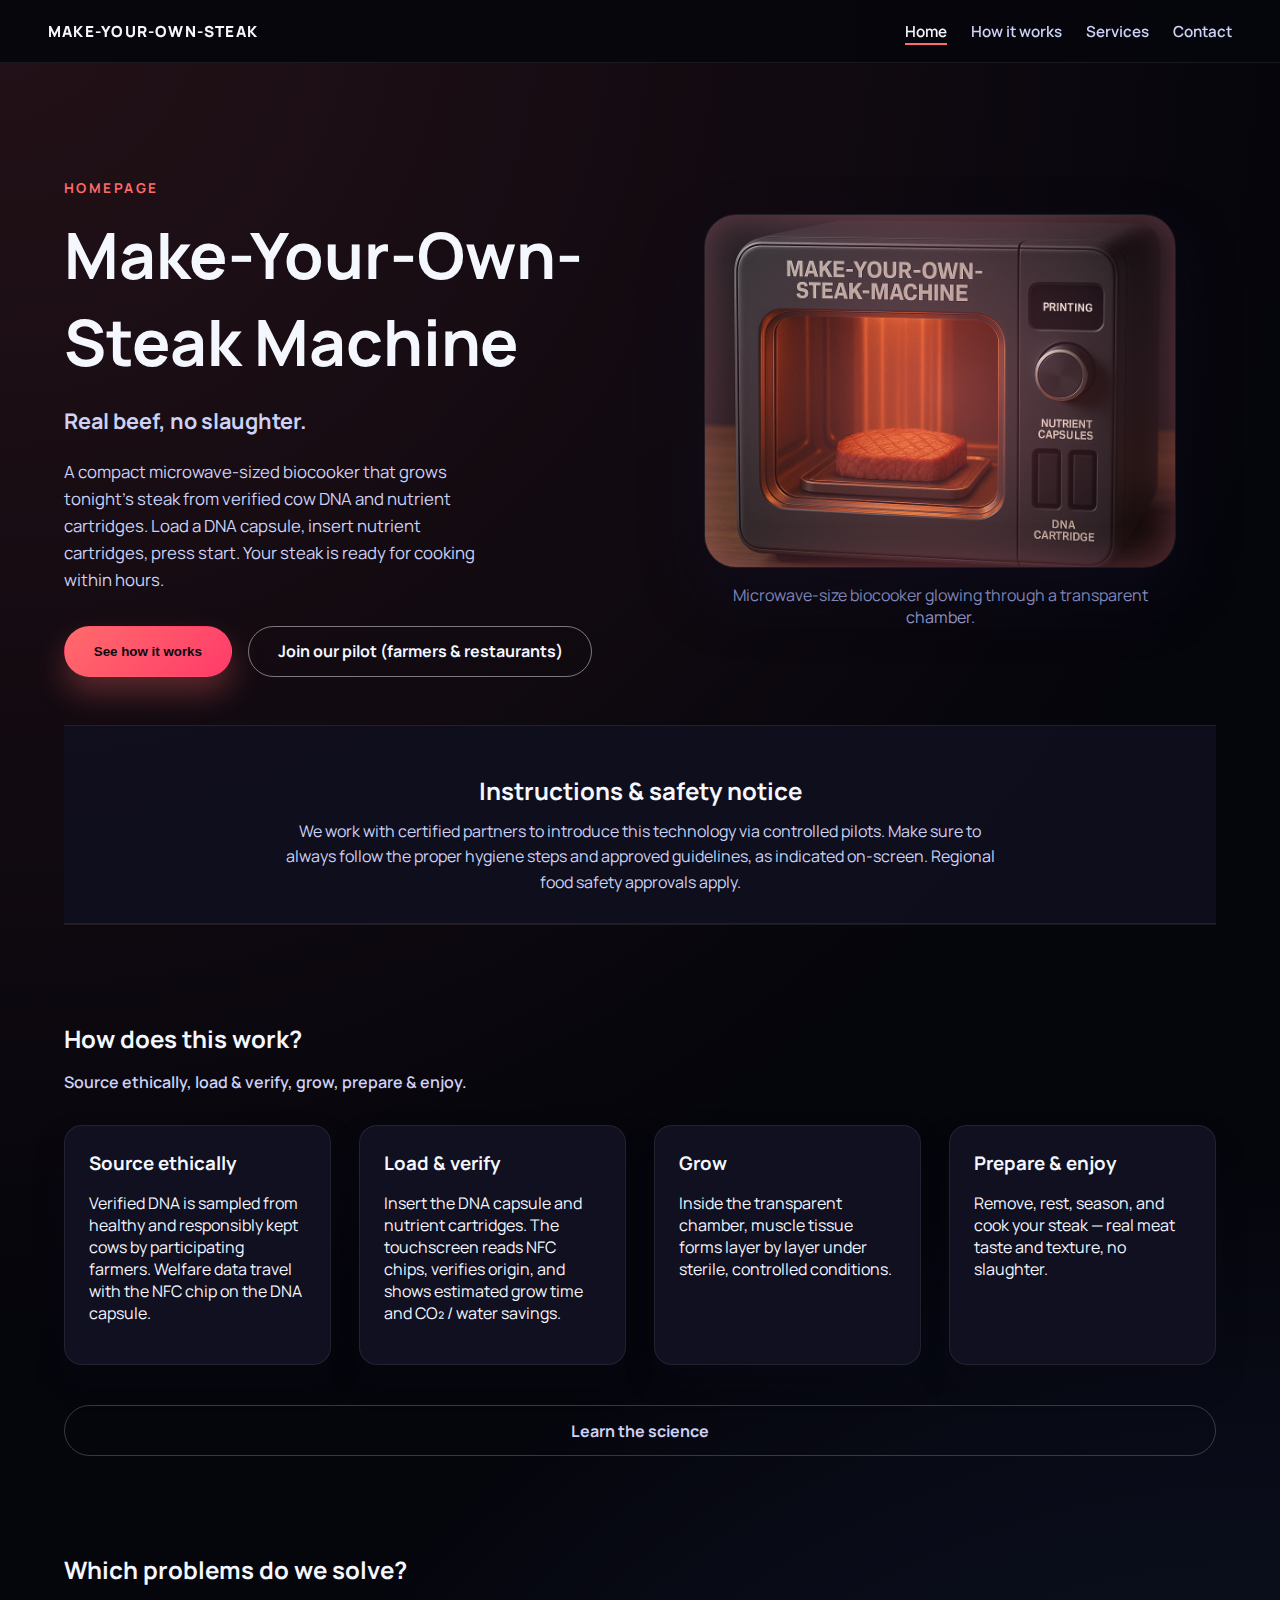
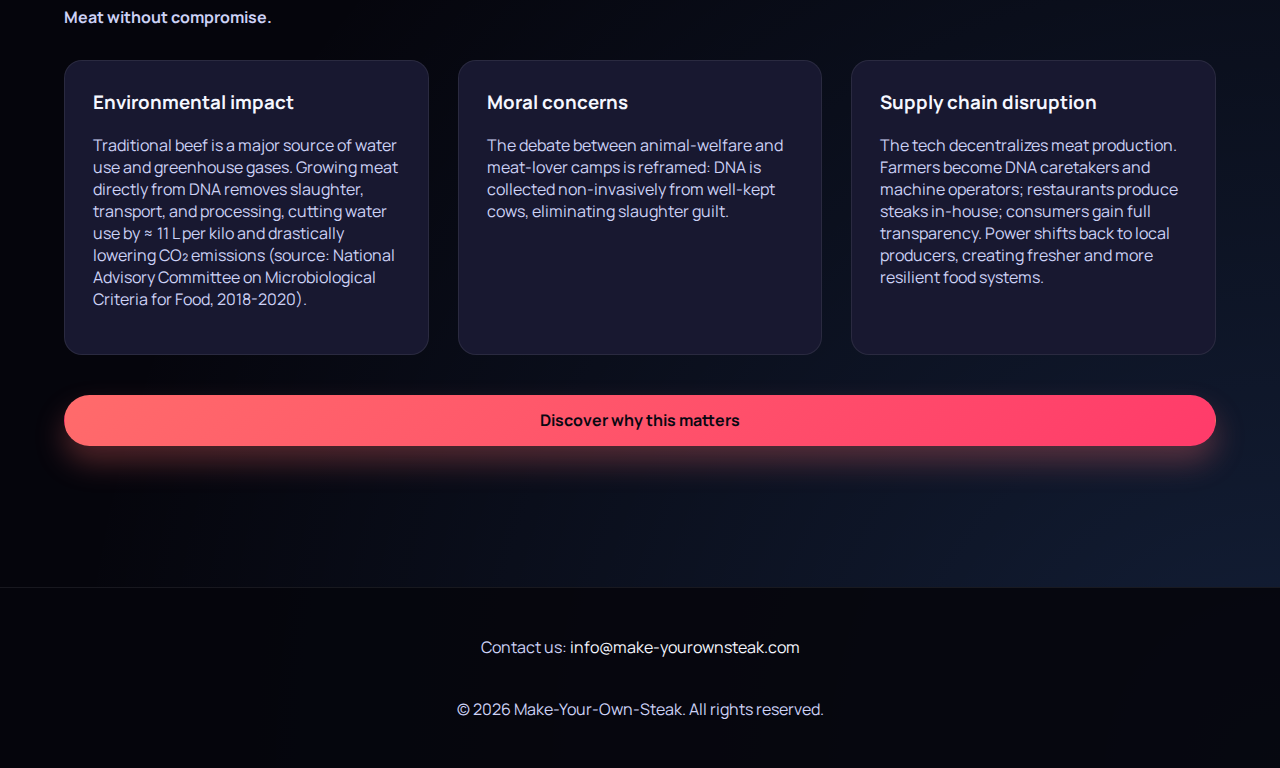
<file: index.html>
<!DOCTYPE html>
<html lang="en">
<head>
    <meta charset="UTF-8" />
    <meta name="viewport" content="width=device-width, initial-scale=1" />
    <title>Make-Your-Own-Steak Machine</title>
    <link rel="preconnect" href="https://fonts.googleapis.com">
    <link rel="preconnect" href="https://fonts.gstatic.com" crossorigin>
    <link href="https://fonts.googleapis.com/css2?family=Manrope:wght@300;400;600;700;800&display=swap" rel="stylesheet">
    <link rel="stylesheet" href="styles.css" />
</head>
<body>
    <header class="site-header">
        <div class="logo"><a href="index.html">Make-Your-Own-Steak</a></div>
        <button class="nav-toggle" aria-expanded="false" aria-controls="primary-nav">
            <span class="sr-only">Menu</span>
            <span></span>
            <span></span>
            <span></span>
        </button>
        <nav id="primary-nav" class="site-nav" aria-label="Primary navigation">
            <ul>
                <li><a href="index.html" aria-current="page">Home</a></li>
                <li><a href="how-it-works.html">How it works</a></li>
                <li><a href="services.html">Services</a></li>
                <li><a href="#contact">Contact</a></li>
            </ul>
        </nav>
    </header>

    <main>
        <section class="hero" id="top">
            <div class="hero__copy">
                <p class="hero__eyebrow">Homepage</p>
                <h1>Make-Your-Own-Steak Machine</h1>
                <p class="hero__tagline">Real beef, no slaughter.</p>
                <p class="hero__description">A compact microwave-sized biocooker that grows tonight’s steak from verified cow DNA and nutrient cartridges. Load a DNA capsule, insert nutrient cartridges, press start. Your steak is ready for cooking within hours.</p>
                <div class="hero__actions">
                    <button class="button button--primary" data-scroll-target="#how-it-works">See how it works</button>
                    <a class="button button--outline" href="services.html#pilot">Join our pilot (farmers &amp; restaurants)</a>
                </div>
            </div>
            <figure class="hero__visual" aria-labelledby="hero-visual-caption">
                <div class="hero__device">
                    <img src="machine.png" alt="Make-your-own-steak machine printing a steak" />
                </div>
                <figcaption id="hero-visual-caption">Microwave-size biocooker glowing through a transparent chamber.</figcaption>
            </figure>
        </section>

        <section class="notice" aria-labelledby="notice-heading">
            <div class="container">
                <h2 id="notice-heading">Instructions &amp; safety notice</h2>
                <p>We work with certified partners to introduce this technology via controlled pilots. Make sure to always follow the proper hygiene steps and approved guidelines, as indicated on-screen. Regional food safety approvals apply.</p>
            </div>
        </section>

        <section id="how-it-works" class="section" aria-labelledby="how-heading">
            <div class="section__header">
                <h2 id="how-heading">How does this work?</h2>
                <p class="section__intro">Source ethically, load &amp; verify, grow, prepare &amp; enjoy.</p>
            </div>
            <div class="steps">
                <article class="step">
                    <h3>Source ethically</h3>
                    <p>Verified DNA is sampled from healthy and responsibly kept cows by participating farmers. Welfare data travel with the NFC chip on the DNA capsule.</p>
                </article>
                <article class="step">
                    <h3>Load &amp; verify</h3>
                    <p>Insert the DNA capsule and nutrient cartridges. The touchscreen reads NFC chips, verifies origin, and shows estimated grow time and CO₂ / water savings.</p>
                </article>
                <article class="step">
                    <h3>Grow</h3>
                    <p>Inside the transparent chamber, muscle tissue forms layer by layer under sterile, controlled conditions.</p>
                </article>
                <article class="step">
                    <h3>Prepare &amp; enjoy</h3>
                    <p>Remove, rest, season, and cook your steak — real meat taste and texture, no slaughter.</p>
                </article>
            </div>
            <div class="section__cta">
                <a class="button button--ghost" href="how-it-works.html">Learn the science</a>
            </div>
        </section>

        <section class="impact" aria-labelledby="impact-heading">
            <div class="impact__header">
                <h2 id="impact-heading">Which problems do we solve?</h2>
                <p class="tagline">Meat without compromise.</p>
            </div>
            <div class="impact__grid">
                <article>
                    <h3>Environmental impact</h3>
                    <p>Traditional beef is a major source of water use and greenhouse gases. Growing meat directly from DNA removes slaughter, transport, and processing, cutting water use by ≈ 11 L per kilo and drastically lowering CO₂ emissions (source: National Advisory Committee on Microbiological Criteria for Food, 2018-2020).</p>
                </article>
                <article>
                    <h3>Moral concerns</h3>
                    <p>The debate between animal-welfare and meat-lover camps is reframed: DNA is collected non-invasively from well-kept cows, eliminating slaughter guilt.</p>
                </article>
                <article>
                    <h3>Supply chain disruption</h3>
                    <p>The tech decentralizes meat production. Farmers become DNA caretakers and machine operators; restaurants produce steaks in-house; consumers gain full transparency. Power shifts back to local producers, creating fresher and more resilient food systems.</p>
                </article>
            </div>
            <div class="section__cta">
                <a class="button button--primary" href="how-it-works.html#why-it-matters">Discover why this matters</a>
            </div>
        </section>
    </main>

    <footer class="site-footer" id="contact">
        <div class="footer__content">
            <p>Contact us: <a href="mailto:info@make-yourownsteak.com">info@make-yourownsteak.com</a></p>
            <p>&copy; <span id="year"></span> Make-Your-Own-Steak. All rights reserved.</p>
        </div>
    </footer>

    <script src="script.js"></script>
</body>
</html>
</file>
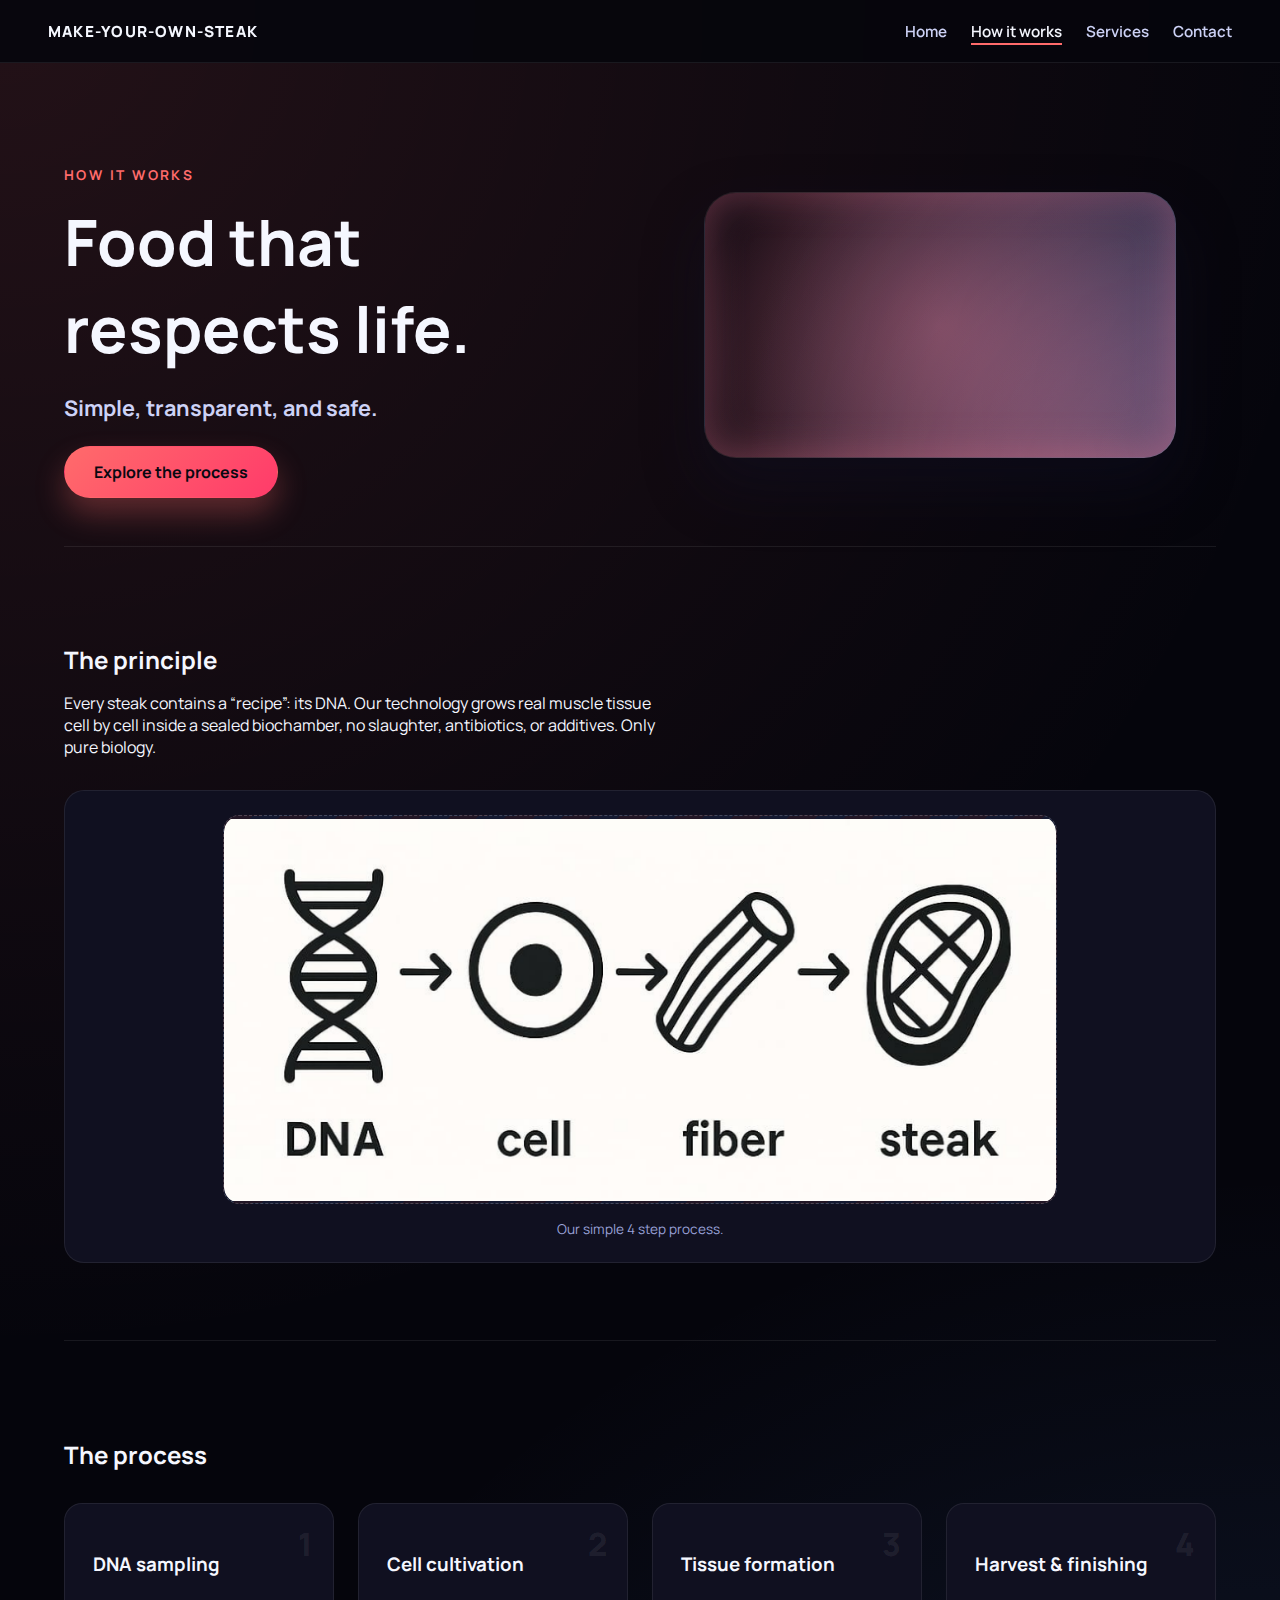
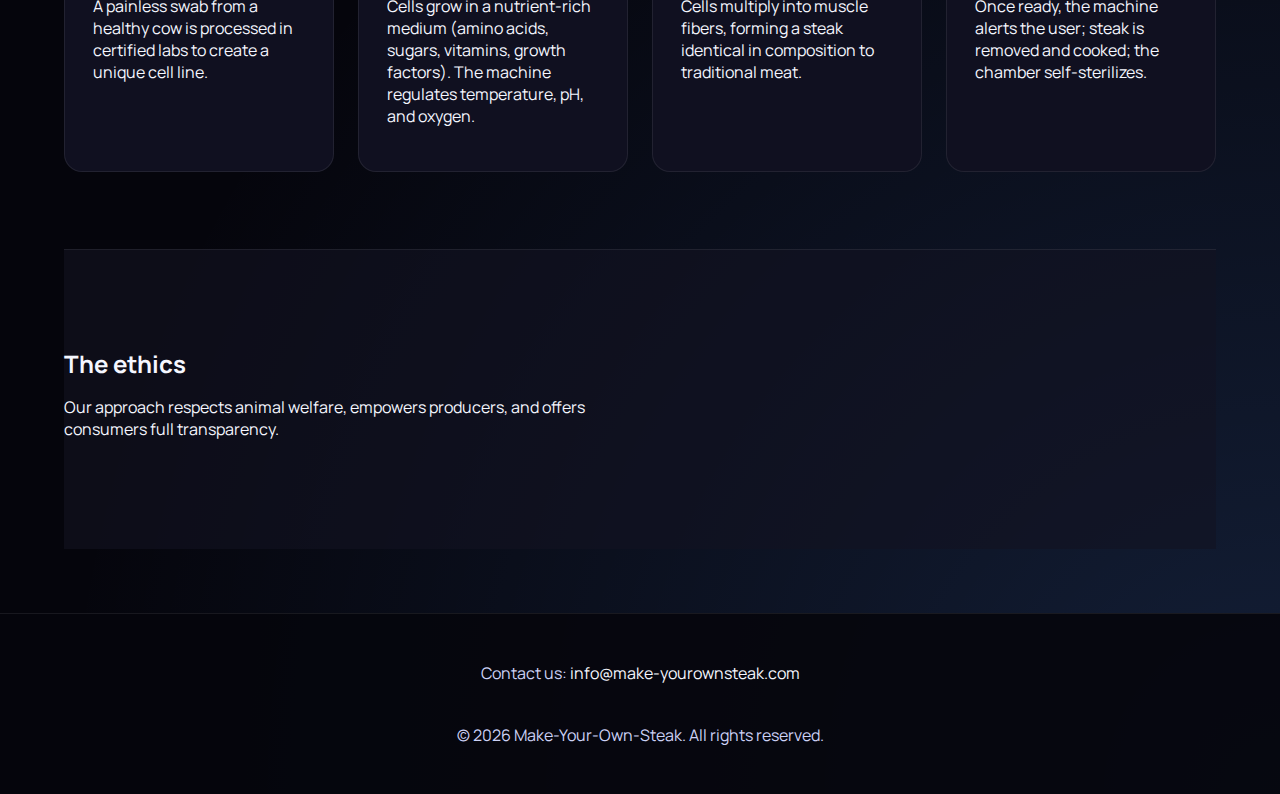
<file: how-it-works.html>
<!DOCTYPE html>
<html lang="en">
<head>
    <meta charset="UTF-8" />
    <meta name="viewport" content="width=device-width, initial-scale=1" />
    <title>How it works — Make-Your-Own-Steak Machine</title>
    <link rel="preconnect" href="https://fonts.googleapis.com">
    <link rel="preconnect" href="https://fonts.gstatic.com" crossorigin>
    <link href="https://fonts.googleapis.com/css2?family=Manrope:wght@300;400;600;700;800&display=swap" rel="stylesheet">
    <link rel="stylesheet" href="styles.css" />
</head>
<body>
    <header class="site-header">
        <div class="logo"><a href="index.html">Make-Your-Own-Steak</a></div>
        <button class="nav-toggle" aria-expanded="false" aria-controls="primary-nav">
            <span class="sr-only">Menu</span>
            <span></span>
            <span></span>
            <span></span>
        </button>
        <nav id="primary-nav" class="site-nav" aria-label="Primary navigation">
            <ul>
                <li><a href="index.html">Home</a></li>
                <li><a href="how-it-works.html" aria-current="page">How it works</a></li>
                <li><a href="services.html">Services</a></li>
                <li><a href="#contact">Contact</a></li>
            </ul>
        </nav>
    </header>

    <main>
        <section class="hero hero--secondary" id="top">
            <div class="hero__copy">
                <p class="hero__eyebrow">How it works</p>
                <h1>Food that respects life.</h1>
                <p class="hero__tagline">Simple, transparent, and safe.</p>
                <a class="button button--primary" href="#principle">Explore the process</a>
            </div>
            <figure class="hero__visual" aria-labelledby="how-visual-caption">
                <div class="hero__device hero__device--video" role="img" aria-label="Looped cell growth animation"></div>
            </figure>
        </section>

        <section id="principle" class="section" aria-labelledby="principle-heading">
            <div class="section__header">
                <h2 id="principle-heading">The principle</h2>
                <p>Every steak contains a “recipe”: its DNA. Our technology grows real muscle tissue cell by cell inside a sealed biochamber, no slaughter, antibiotics, or additives. Only pure biology.</p>
            </div>
            <div class="media-callout">
                <div class="media-callout__media" aria-label="Diagram showing DNA to steak progression">
                    <img src="diagram.png" alt="DNA → cell → fiber → steak" />
                </div>
                <p class="multimedia-note">Our simple 4 step process.</p>
            </div>
        </section>

        <section id="process" class="section" aria-labelledby="process-heading">
            <div class="section__header">
                <h2 id="process-heading">The process</h2>
            </div>
            <ol class="process-list">
                <li>
                    <h3>DNA sampling</h3>
                    <p>A painless swab from a healthy cow is processed in certified labs to create a unique cell line.</p>
                </li>
                <li>
                    <h3>Cell cultivation</h3>
                    <p>Cells grow in a nutrient-rich medium (amino acids, sugars, vitamins, growth factors). The machine regulates temperature, pH, and oxygen.</p>
                </li>
                <li>
                    <h3>Tissue formation</h3>
                    <p>Cells multiply into muscle fibers, forming a steak identical in composition to traditional meat.</p>
                </li>
                <li>
                    <h3>Harvest &amp; finishing</h3>
                    <p>Once ready, the machine alerts the user; steak is removed and cooked; the chamber self-sterilizes.</p>
                </li>
            </ol>
        </section>

        <section id="why-it-matters" class="section section--alt" aria-labelledby="ethics-heading">
            <div class="section__header">
                <h2 id="ethics-heading">The ethics</h2>
                <p>Our approach respects animal welfare, empowers producers, and offers consumers full transparency.</p>
            </div>
        </section>
    </main>

    <footer class="site-footer" id="contact">
        <div class="footer__content">
            <p>Contact us: <a href="mailto:info@make-yourownsteak.com">info@make-yourownsteak.com</a></p>
            <p>&copy; <span id="year"></span> Make-Your-Own-Steak. All rights reserved.</p>
        </div>
    </footer>

    <script src="script.js"></script>
</body>
</html>
</file>
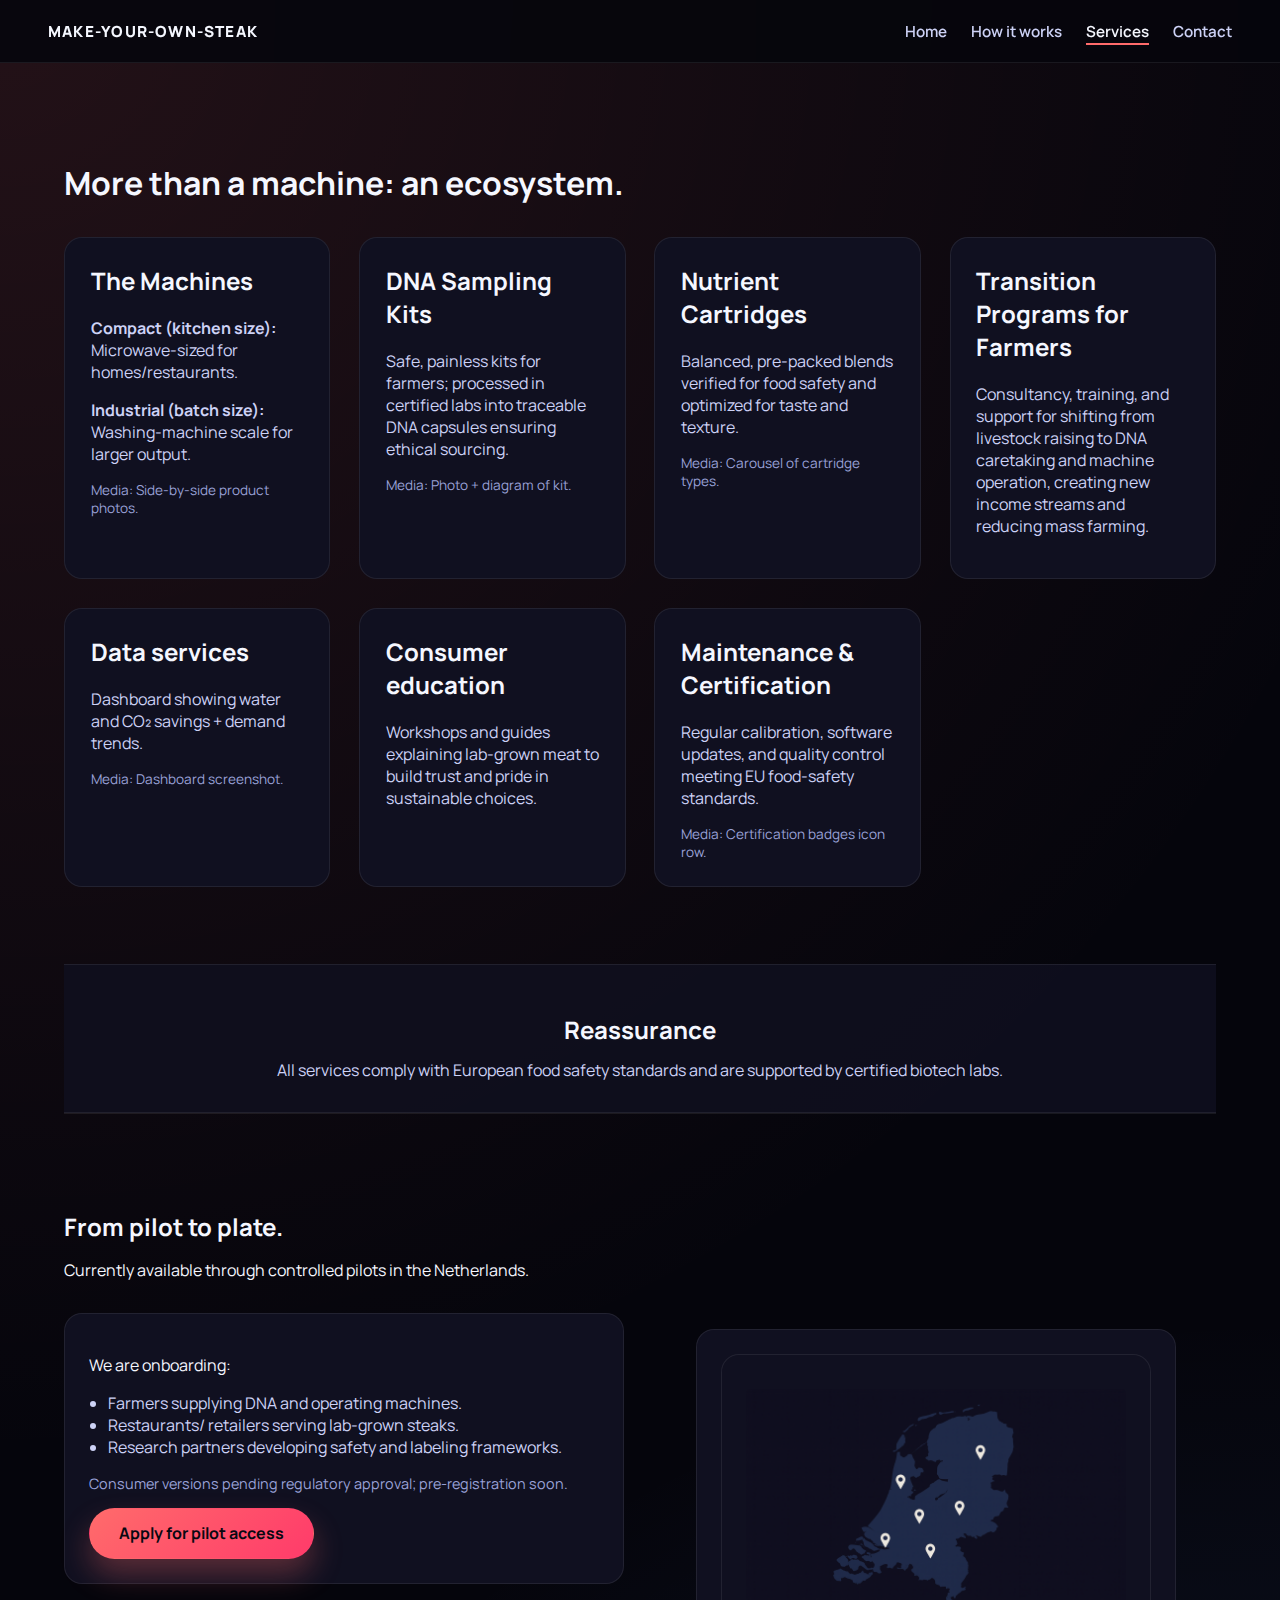
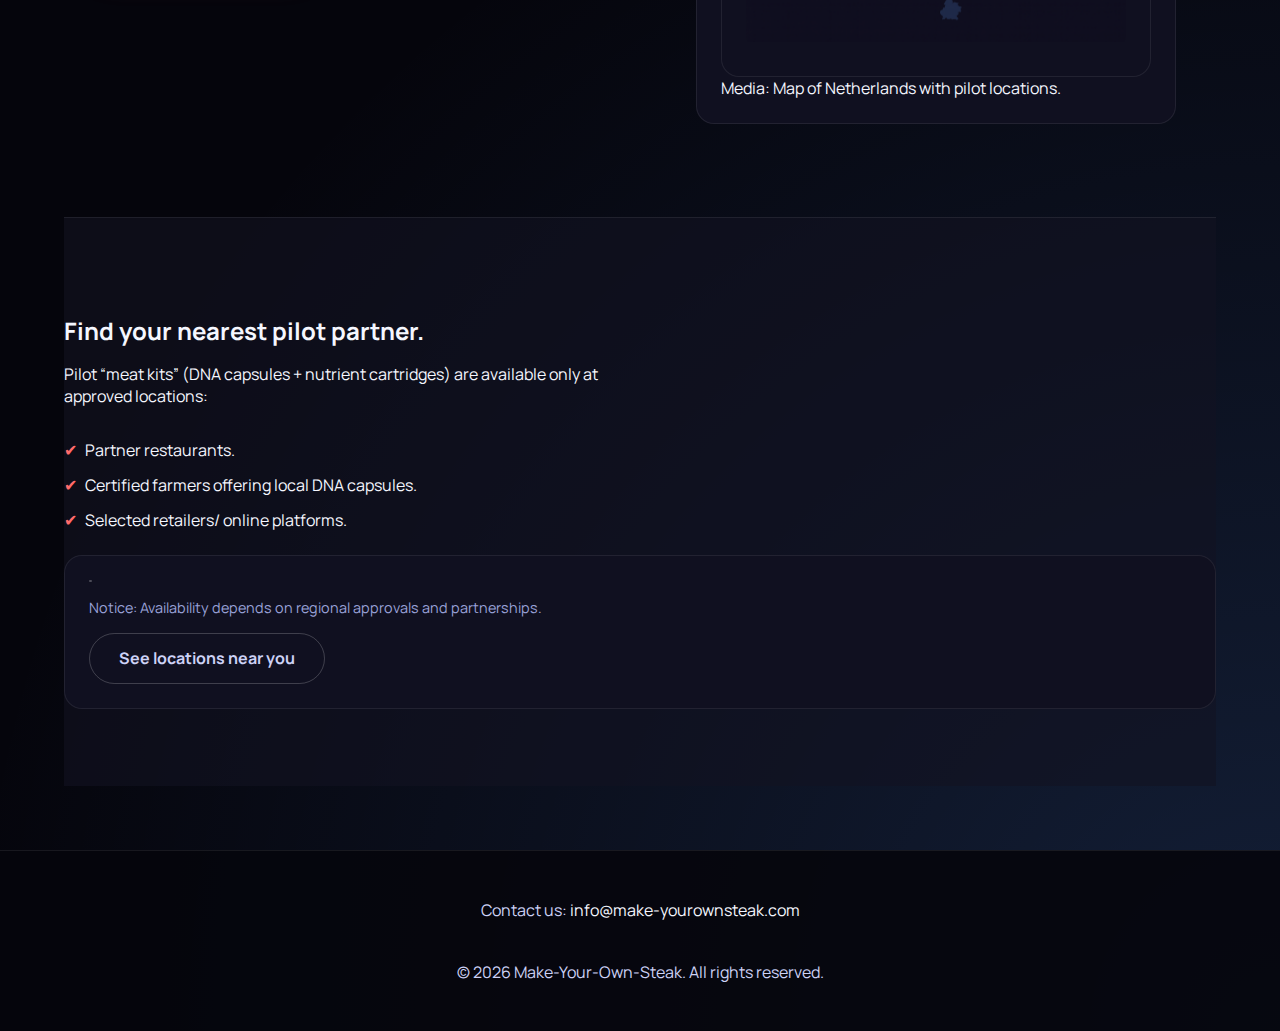
<file: services.html>
<!DOCTYPE html>
<html lang="en">
<head>
    <meta charset="UTF-8" />
    <meta name="viewport" content="width=device-width, initial-scale=1" />
    <title>Services — Make-Your-Own-Steak Machine</title>
    <link rel="preconnect" href="https://fonts.googleapis.com">
    <link rel="preconnect" href="https://fonts.gstatic.com" crossorigin>
    <link href="https://fonts.googleapis.com/css2?family=Manrope:wght@300;400;600;700;800&display=swap" rel="stylesheet">
    <link rel="stylesheet" href="styles.css" />
</head>
<body>
    <header class="site-header">
        <div class="logo"><a href="index.html">Make-Your-Own-Steak</a></div>
        <button class="nav-toggle" aria-expanded="false" aria-controls="primary-nav">
            <span class="sr-only">Menu</span>
            <span></span>
            <span></span>
            <span></span>
        </button>
        <nav id="primary-nav" class="site-nav" aria-label="Primary navigation">
            <ul>
                <li><a href="index.html">Home</a></li>
                <li><a href="how-it-works.html">How it works</a></li>
                <li><a href="services.html" aria-current="page">Services</a></li>
                <li><a href="#contact">Contact</a></li>
            </ul>
        </nav>
    </header>

    <main>
        <section class="section" aria-labelledby="services-heading">
            <div class="section__header">
                <h1 id="services-heading">More than a machine: an ecosystem.</h1>
            </div>
            <div class="services-grid">
                <article>
                    <h2>The Machines</h2>
                    <p><strong>Compact (kitchen size):</strong> Microwave-sized for homes/restaurants.</p>
                    <p><strong>Industrial (batch size):</strong> Washing-machine scale for larger output.</p>
                    <p class="multimedia-note">Media: Side-by-side product photos.</p>
                </article>
                <article>
                    <h2>DNA Sampling Kits</h2>
                    <p>Safe, painless kits for farmers; processed in certified labs into traceable DNA capsules ensuring ethical sourcing.</p>
                    <p class="multimedia-note">Media: Photo + diagram of kit.</p>
                </article>
                <article>
                    <h2>Nutrient Cartridges</h2>
                    <p>Balanced, pre-packed blends verified for food safety and optimized for taste and texture.</p>
                    <p class="multimedia-note">Media: Carousel of cartridge types.</p>
                </article>
                <article>
                    <h2>Transition Programs for Farmers</h2>
                    <p>Consultancy, training, and support for shifting from livestock raising to DNA caretaking and machine operation, creating new income streams and reducing mass farming.</p>
                </article>
                <article>
                    <h2>Data services</h2>
                    <p>Dashboard showing water and CO₂ savings + demand trends.</p>
                    <p class="multimedia-note">Media: Dashboard screenshot.</p>
                </article>
                <article>
                    <h2>Consumer education</h2>
                    <p>Workshops and guides explaining lab-grown meat to build trust and pride in sustainable choices.</p>
                </article>
                <article>
                    <h2>Maintenance &amp; Certification</h2>
                    <p>Regular calibration, software updates, and quality control meeting EU food-safety standards.</p>
                    <p class="multimedia-note">Media: Certification badges icon row.</p>
                </article>
            </div>
        </section>

        <section class="notice" aria-labelledby="reassurance-heading">
            <div class="container">
                <h2 id="reassurance-heading">Reassurance</h2>
                <p>All services comply with European food safety standards and are supported by certified biotech labs.</p>
            </div>
        </section>

        <section id="pilot" class="section" aria-labelledby="pilot-heading">
            <div class="section__header">
                <h2 id="pilot-heading">From pilot to plate.</h2>
                <p>Currently available through controlled pilots in the Netherlands.</p>
            </div>
            <div class="pilot-grid">
                <div>
                    <p>We are onboarding:</p>
                    <ul>
                        <li>Farmers supplying DNA and operating machines.</li>
                        <li>Restaurants/ retailers serving lab-grown steaks.</li>
                        <li>Research partners developing safety and labeling frameworks.</li>
                    </ul>
                    <p class="subtext">Consumer versions pending regulatory approval; pre-registration soon.</p>
                    <a class="button button--primary" href="mailto:info@make-yourownsteak.com?subject=Pilot%20access%20request">Apply for pilot access</a>
                </div>
                <figure aria-labelledby="pilot-media-caption">
                    <div class="map-placeholder" role="img" aria-label="Map of Netherlands with pilot locations">
                        <img src="map.png" />
                    </div>
                    <figcaption id="pilot-media-caption">Media: Map of Netherlands with pilot locations.</figcaption>
                </figure>
            </div>
        </section>

        <section class="section section--alt" aria-labelledby="directory-heading">
            <div class="section__header">
                <h2 id="directory-heading">Find your nearest pilot partner.</h2>
                <p>Pilot “meat kits” (DNA capsules + nutrient cartridges) are available only at approved locations:</p>
            </div>
            <ul class="checklist">
                <li>Partner restaurants.</li>
                <li>Certified farmers offering local DNA capsules.</li>
                <li>Selected retailers/ online platforms.</li>
            </ul>
            <div class="map-widget">
                <div id="pilot-map" class="map-widget__placeholder" role="img" aria-label="Interactive map widget placeholder">
                </div>
                <p class="notice-text">Notice: Availability depends on regional approvals and partnerships.</p>
                <a class="button button--ghost" href="#pilot-map">See locations near you</a>
            </div>
        </section>
    </main>

    <footer class="site-footer" id="contact">
        <div class="footer__content">
            <p>Contact us: <a href="mailto:info@make-yourownsteak.com">info@make-yourownsteak.com</a></p>
            <p>&copy; <span id="year"></span> Make-Your-Own-Steak. All rights reserved.</p>
        </div>
    </footer>

    <script src="script.js"></script>
</body>
</html>
</file>
<file: styles.css>
:root {
    --bg: #05050c;
    --surface: #101020;
    --surface-alt: #181830;
    --accent: #ff6b6b;
    --accent-dark: #ff3b6a;
    --text: #f5f7ff;
    --muted: #cdd2f6;
    --muted-strong: #9aa2d8;
    --border: rgba(255, 255, 255, 0.08);
    font-size: 16px;
}

* {
    box-sizing: border-box;
}

body {
    margin: 0;
    font-family: 'Manrope', system-ui, -apple-system, BlinkMacSystemFont, 'Segoe UI', sans-serif;
    color: var(--text);
    background: radial-gradient(circle at top left, rgba(255, 107, 107, 0.12), transparent 50%),
        radial-gradient(circle at bottom right, rgba(85, 150, 255, 0.18), transparent 45%),
        var(--bg);
    min-height: 100vh;
}

a {
    color: inherit;
}

a:hover,
a:focus-visible {
    color: var(--accent);
}

.site-header {
    display: flex;
    align-items: center;
    justify-content: space-between;
    padding: 1.25rem clamp(1rem, 4vw, 3rem);
    position: sticky;
    top: 0;
    z-index: 10;
    background: rgba(5, 5, 12, 0.9);
    backdrop-filter: blur(18px);
    border-bottom: 1px solid var(--border);
}

.logo a {
    text-decoration: none;
    font-weight: 800;
    letter-spacing: 0.08em;
    text-transform: uppercase;
    font-size: 0.95rem;
}

.site-nav ul {
    list-style: none;
    margin: 0;
    padding: 0;
    display: flex;
    gap: 1.5rem;
}

.site-nav a {
    text-decoration: none;
    font-weight: 600;
    font-size: 0.95rem;
    color: var(--muted);
    position: relative;
    padding-bottom: 0.2rem;
}

.site-nav a[aria-current="page"] {
    color: var(--text);
}

.site-nav a::after {
    content: '';
    position: absolute;
    left: 0;
    bottom: 0;
    width: 100%;
    height: 2px;
    background: var(--accent);
    transform: scaleX(0);
    transform-origin: left;
    transition: transform 0.2s ease;
}

.site-nav a:hover::after,
.site-nav a:focus-visible::after,
.site-nav a[aria-current="page"]::after {
    transform: scaleX(1);
}

.nav-toggle {
    display: none;
    background: transparent;
    border: none;
    color: inherit;
    padding: 0.35rem;
    cursor: pointer;
}

.nav-toggle span:not(.sr-only) {
    display: block;
    width: 22px;
    height: 2px;
    background: var(--text);
    margin: 5px 0;
    transition: transform 0.3s ease, opacity 0.3s ease;
}

.sr-only {
    position: absolute;
    width: 1px;
    height: 1px;
    padding: 0;
    margin: -1px;
    overflow: hidden;
    clip: rect(0, 0, 0, 0);
    border: 0;
}

main {
    padding: 0 clamp(1rem, 5vw, 5rem) 4rem;
}

.hero {
    display: grid;
    grid-template-columns: repeat(auto-fit, minmax(280px, 1fr));
    gap: 3rem;
    align-items: center;
    padding: clamp(4rem, 8vw, 7rem) 0 3rem;
}

.hero--secondary {
    padding-top: clamp(3rem, 7vw, 6rem);
}

.hero__eyebrow {
    text-transform: uppercase;
    letter-spacing: 0.18em;
    color: var(--accent);
    font-weight: 700;
    font-size: 0.85rem;
}

.hero h1 {
    font-size: clamp(2.6rem, 5vw, 4rem);
    margin: 0.6rem 0 0.5rem;
}

.hero__tagline {
    font-size: 1.35rem;
    font-weight: 700;
    color: var(--muted);
    margin-bottom: 1.5rem;
}

.hero__description {
    color: var(--muted);
    font-size: 1.05rem;
    line-height: 1.6;
    max-width: 44ch;
}

.hero__actions {
    display: flex;
    flex-wrap: wrap;
    gap: 1rem;
    margin-top: 2rem;
}

.hero__visual {
    display: flex;
    flex-direction: column;
    gap: 1rem;
    text-align: center;
    color: var(--muted-strong);
}

.hero__device {
    border-radius: 32px;
    width: min(100%, 720px);
    aspect-ratio: 4 / 3;
    border: 1px solid var(--border);
    box-shadow: 0 28px 60px rgba(17, 17, 40, 0.4);
    position: relative;
    overflow: hidden;
}

.hero__device img {
    width: 100%;
    height: 100%;
    object-fit: cover;
    display: block;
}

.hero__device::after {
    content: '';
    position: absolute;
    inset: 0px;
    border-radius: 24px;
    background: radial-gradient(circle at center, rgba(255, 130, 160, 0.3), rgba(10, 10, 28, 0.1));
    box-shadow: inset 0 0 40px rgba(255, 130, 160, 0.35);
    pointer-events: none;
}

.hero__device--video {
  aspect-ratio: 16 / 9;
  border-radius: 32px;
  overflow: hidden;
  position: relative;
  background:
    radial-gradient(circle at 40% 60%, rgba(255,130,160,0.4), transparent 70%),
    radial-gradient(circle at 60% 40%, rgba(85,150,255,0.4), transparent 80%),
    radial-gradient(circle at 50% 50%, rgba(255,255,255,0.1), transparent 80%);
  background-size: 200% 200%;
  animation: cellflow 15s infinite alternate ease-in-out;
  border: 1px solid var(--border);
  box-shadow: 0 28px 60px rgba(17,17,40,0.4);
}

@keyframes cellflow {
  0% { background-position: 0% 50%; }
  50% { background-position: 100% 50%; }
  100% { background-position: 0% 50%; }
}

@keyframes pulse {
    0%,
    100% {
        opacity: 0.85;
    }
    50% {
        opacity: 1;
    }
}

.button {
    display: inline-flex;
    align-items: center;
    justify-content: center;
    gap: 0.4rem;
    padding: 0.85rem 1.8rem;
    border-radius: 999px;
    font-weight: 700;
    border: 1px solid transparent;
    text-decoration: none;
    cursor: pointer;
    transition: transform 0.2s ease, box-shadow 0.2s ease, background 0.2s ease;
}

.button--primary {
    background: linear-gradient(135deg, var(--accent), var(--accent-dark));
    color: #080811;
    box-shadow: 0 16px 30px rgba(255, 107, 107, 0.3);
}

.button--primary:hover,
.button--primary:focus-visible {
    transform: translateY(-2px);
}

.button--outline {
    background: transparent;
    border-color: rgba(255, 255, 255, 0.45);
    color: var(--text);
}

.button--ghost {
    background: transparent;
    border-color: rgba(255, 255, 255, 0.2);
    color: var(--muted);
}

.button--outline:hover,
.button--ghost:hover,
.button--outline:focus-visible,
.button--ghost:focus-visible {
    border-color: var(--accent);
    color: var(--text);
}

.section {
    padding: clamp(3rem, 6vw, 5rem) 0;
    border-top: 1px solid var(--border);
}

.section:first-of-type {
    border-top: none;
}

.section__header {
    max-width: 60ch;
    margin-bottom: 2rem;
}

.section__header > h1,
.section__header > h2 {
    margin-bottom: 1rem;
}

.section__intro {
    color: var(--muted);
    font-weight: 600;
}

.steps {
    display: grid;
    grid-template-columns: repeat(auto-fit, minmax(220px, 1fr));
    gap: 1.75rem;
}

.step {
    padding: 1.5rem;
    background: var(--surface);
    border: 1px solid var(--border);
    border-radius: 18px;
    box-shadow: 0 16px 30px rgba(9, 9, 22, 0.32);
}

.step h3 {
    margin-top: 0;
    margin-bottom: 0.75rem;
}

.section__cta {
    margin-top: 2.5rem;
    display: flex;
    flex-direction: column;
    gap: 0.75rem;
}

.section__cta .multimedia-note {
    font-size: 0.85rem;
    color: var(--muted-strong);
}

.notice {
    background: rgba(16, 16, 32, 0.82);
    border-block: 1px solid var(--border);
    padding: 1.75rem 0;
}

.notice .container {
    max-width: 860px;
    margin: 0 auto;
    padding: 0 clamp(1rem, 5vw, 4rem);
    text-align: center;
}

.notice h2 {
    margin-bottom: 0.75rem;
}

.notice p {
    margin: 0;
    color: var(--muted);
    line-height: 1.6;
}

.impact {
    padding-bottom: clamp(3rem, 6vw, 5rem);
}

.impact__header {
    margin-bottom: 2rem;
}

.impact__header .tagline {
    color: var(--muted);
    font-weight: 700;
    margin-top: 0.5rem;
}

.impact__grid {
    display: grid;
    grid-template-columns: repeat(auto-fit, minmax(240px, 1fr));
    gap: 1.8rem;
}

.impact__grid article {
    background: var(--surface-alt);
    padding: 1.75rem;
    border-radius: 18px;
    border: 1px solid var(--border);
    color: var(--muted);
}

.impact__grid h3 {
    color: var(--text);
    margin-top: 0;
}

.media-callout {
    background: var(--surface);
    border-radius: 20px;
    border: 1px solid var(--border);
    padding: 1.5rem;
    align-items: center;
    text-align: center;
    justify-content: center;
    display: flex;
    flex-direction: column;
    gap: 1rem;
}

.media-callout__media {
    width: min(834px, 100%);
    border-radius: 16px;
    scale: relative;
    border: 1px dashed rgba(255, 255, 255, 0.2);
    background: repeating-linear-gradient(135deg, rgba(255, 107, 107, 0.08), rgba(255, 107, 107, 0.08) 20px, rgba(85, 150, 255, 0.08) 20px, rgba(85, 150, 255, 0.08) 40px);
    overflow: hidden;
    min-width: 0;
    aspect-ratio: 15 / 7;
}
.media-callout__media > img {
  width: min(834px, 100%);
  height: 100%;
  object-fit: contain;         /* ensures entire image stays visible */
  display: block;
  border-radius: inherit;
}
.multimedia-note {
    font-size: 0.85rem;
    color: var(--muted-strong);
    margin: 0;
}

.process-list {
    counter-reset: step;
    display: grid;
    gap: 1.5rem;
    grid-template-columns: repeat(auto-fit, minmax(260px, 1fr));
    padding: 0;
    margin: 0;
    list-style: none;
}

.process-list li {
    background: var(--surface);
    border-radius: 18px;
    padding: 1.75rem;
    border: 1px solid var(--border);
    position: relative;
}

.process-list li::before {
    counter-increment: step;
    content: counter(step);
    position: absolute;
    top: 18px;
    right: 20px;
    font-weight: 800;
    font-size: 2rem;
    color: rgba(255, 255, 255, 0.08);
}

.section--alt {
    background: rgba(18, 18, 34, 0.6);
}

.services-grid {
    display: grid;
    grid-template-columns: repeat(auto-fit, minmax(240px, 1fr));
    gap: 1.8rem;
}

.services-grid article {
    padding: 1.6rem;
    border-radius: 18px;
    border: 1px solid var(--border);
    background: var(--surface);
    color: var(--muted);
}

.services-grid h2 {
    color: var(--text);
    margin-top: 0;
}

.pilot-grid {
    display: grid;
    grid-template-columns: repeat(auto-fit, minmax(280px, 1fr));
    gap: 2rem;
    align-items: start;
}

.pilot-grid figure,
.pilot-grid div {
    background: var(--surface);
    padding: 1.5rem;
    border-radius: 18px;
    border: 1px solid var(--border);
}

.pilot-grid ul {
    padding-left: 1.2rem;
    color: var(--muted);
}

.pilot-grid .subtext {
    color: var(--muted-strong);
    font-size: 0.9rem;
}

.map-placeholder,
.map-widget__placeholder {
    border-radius: 14px;
    aspect-ratio: 16 / 12;
    size: relative;
    border: 1px dashed rgba(255, 255, 255, 0.25);
    background: repeating-linear-gradient(45deg, rgba(85, 150, 255, 0.1), rgba(85, 150, 255, 0.1) 18px, rgba(255, 107, 107, 0.12) 18px, rgba(255, 107, 107, 0.12) 36px);
}

.map-placeholder > img {
    width: 100%;
    height: 100%;
    object-fit: contain;         /* ensures entire image stays visible */
    display: block;
    border-radius: inherit;
}

.checklist {
    list-style: none;
    padding: 0;
    margin: 0 0 1.5rem;
    display: grid;
    gap: 0.8rem;
}

.checklist li::before {
    content: '✔';
    margin-right: 0.5rem;
    color: var(--accent);
}

.map-widget {
    background: var(--surface);
    border: 1px solid var(--border);
    border-radius: 18px;
    padding: 1.5rem;
    display: flex;
    flex-direction: column;
    gap: 1rem;
    align-items: flex-start;
}

.notice-text {
    margin: 0;
    color: var(--muted-strong);
    font-size: 0.9rem;
}

.site-footer {
    border-top: 1px solid var(--border);
    padding: 2rem clamp(1rem, 4vw, 4rem);
    background: rgba(5, 5, 12, 0.9);
    text-align: center;
    color: var(--muted);
}

.footer__content {
    display: flex;
    flex-direction: column;
    gap: 0.5rem;
    align-items: center;
}

.footer__content a {
    color: var(--text);
    text-decoration: none;
}

.footer__content a:hover,
.footer__content a:focus-visible {
    color: var(--accent);
}

@media (max-width: 780px) {
    .nav-toggle {
        display: block;
    }

    .site-nav {
        position: absolute;
        inset: calc(100% + 1px) 1rem auto;
        background: rgba(5, 5, 12, 0.97);
        border: 1px solid var(--border);
        border-radius: 16px;
        padding: 1rem;
        transform: scaleY(0);
        transform-origin: top;
        transition: transform 0.2s ease;
    }

    .site-nav.is-open {
        transform: scaleY(1);
    }

    .site-nav ul {
        flex-direction: column;
        gap: 0.75rem;
    }
}
</file>
